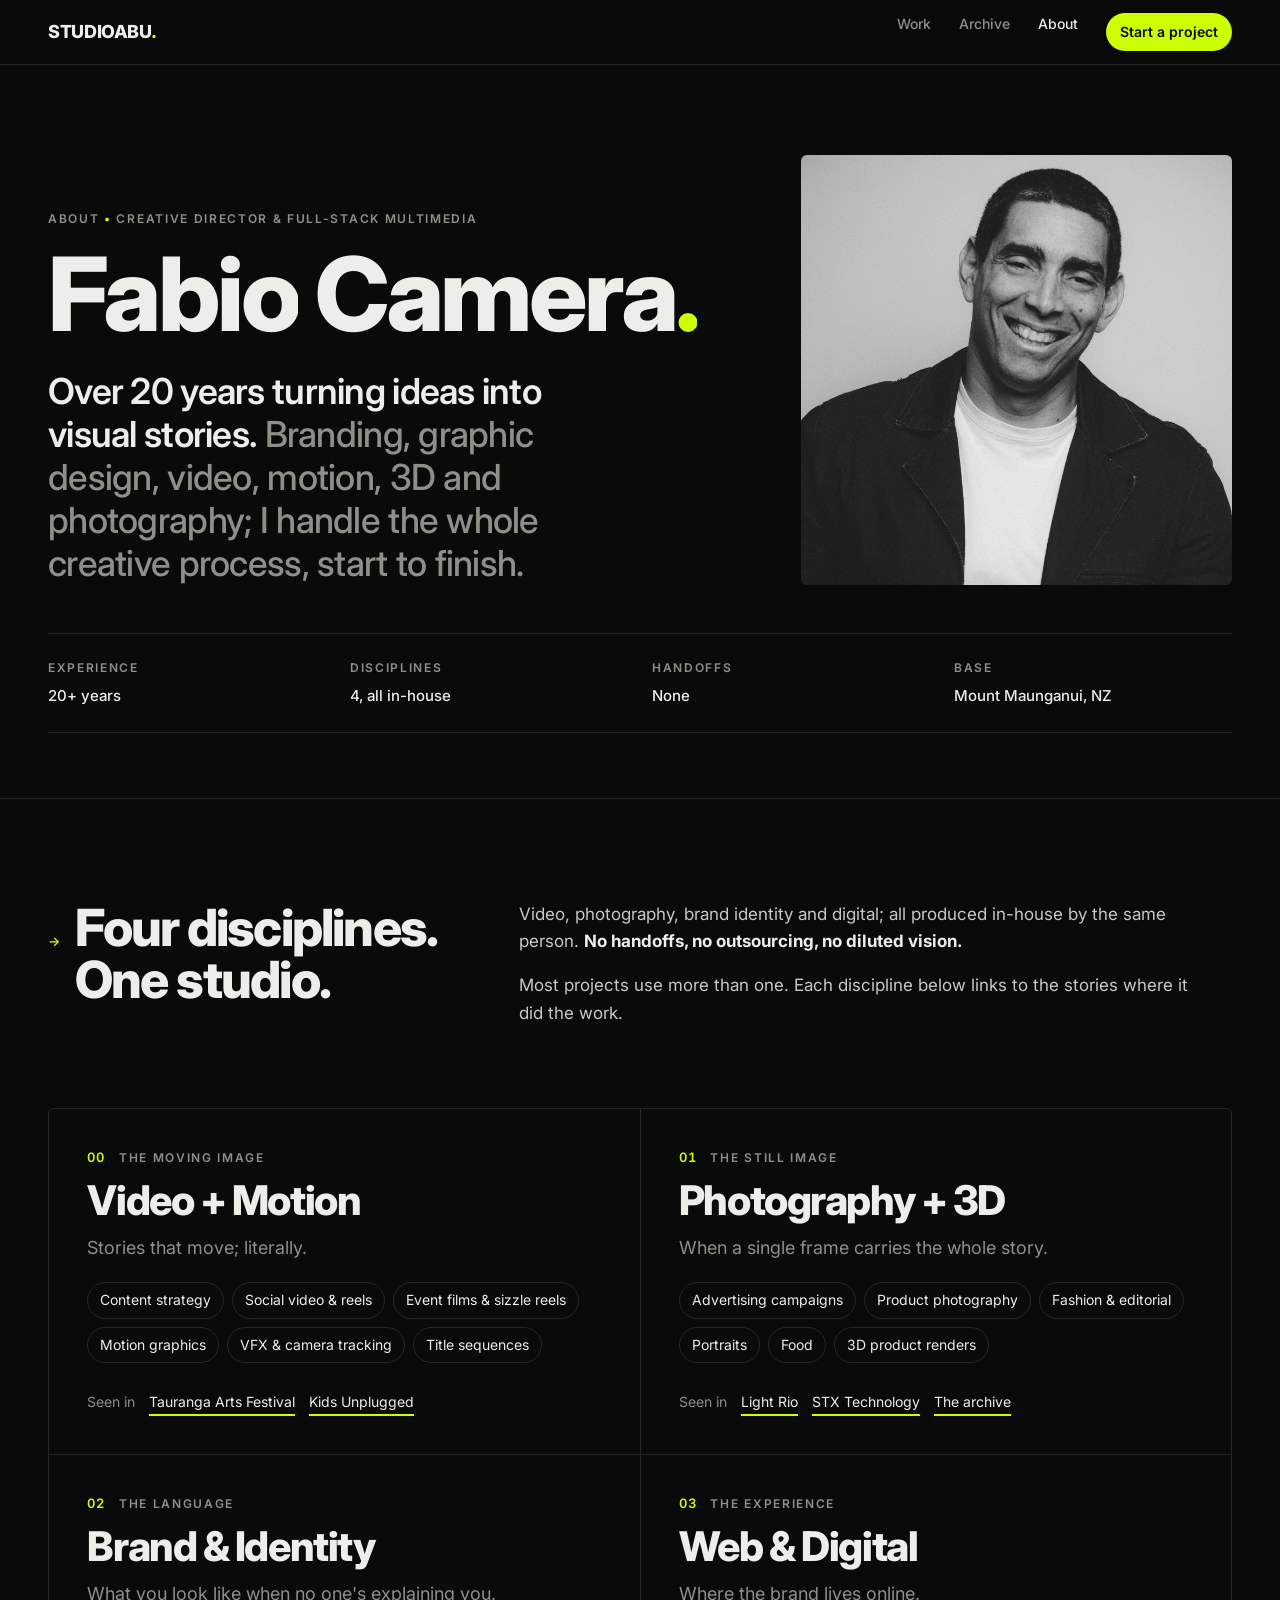
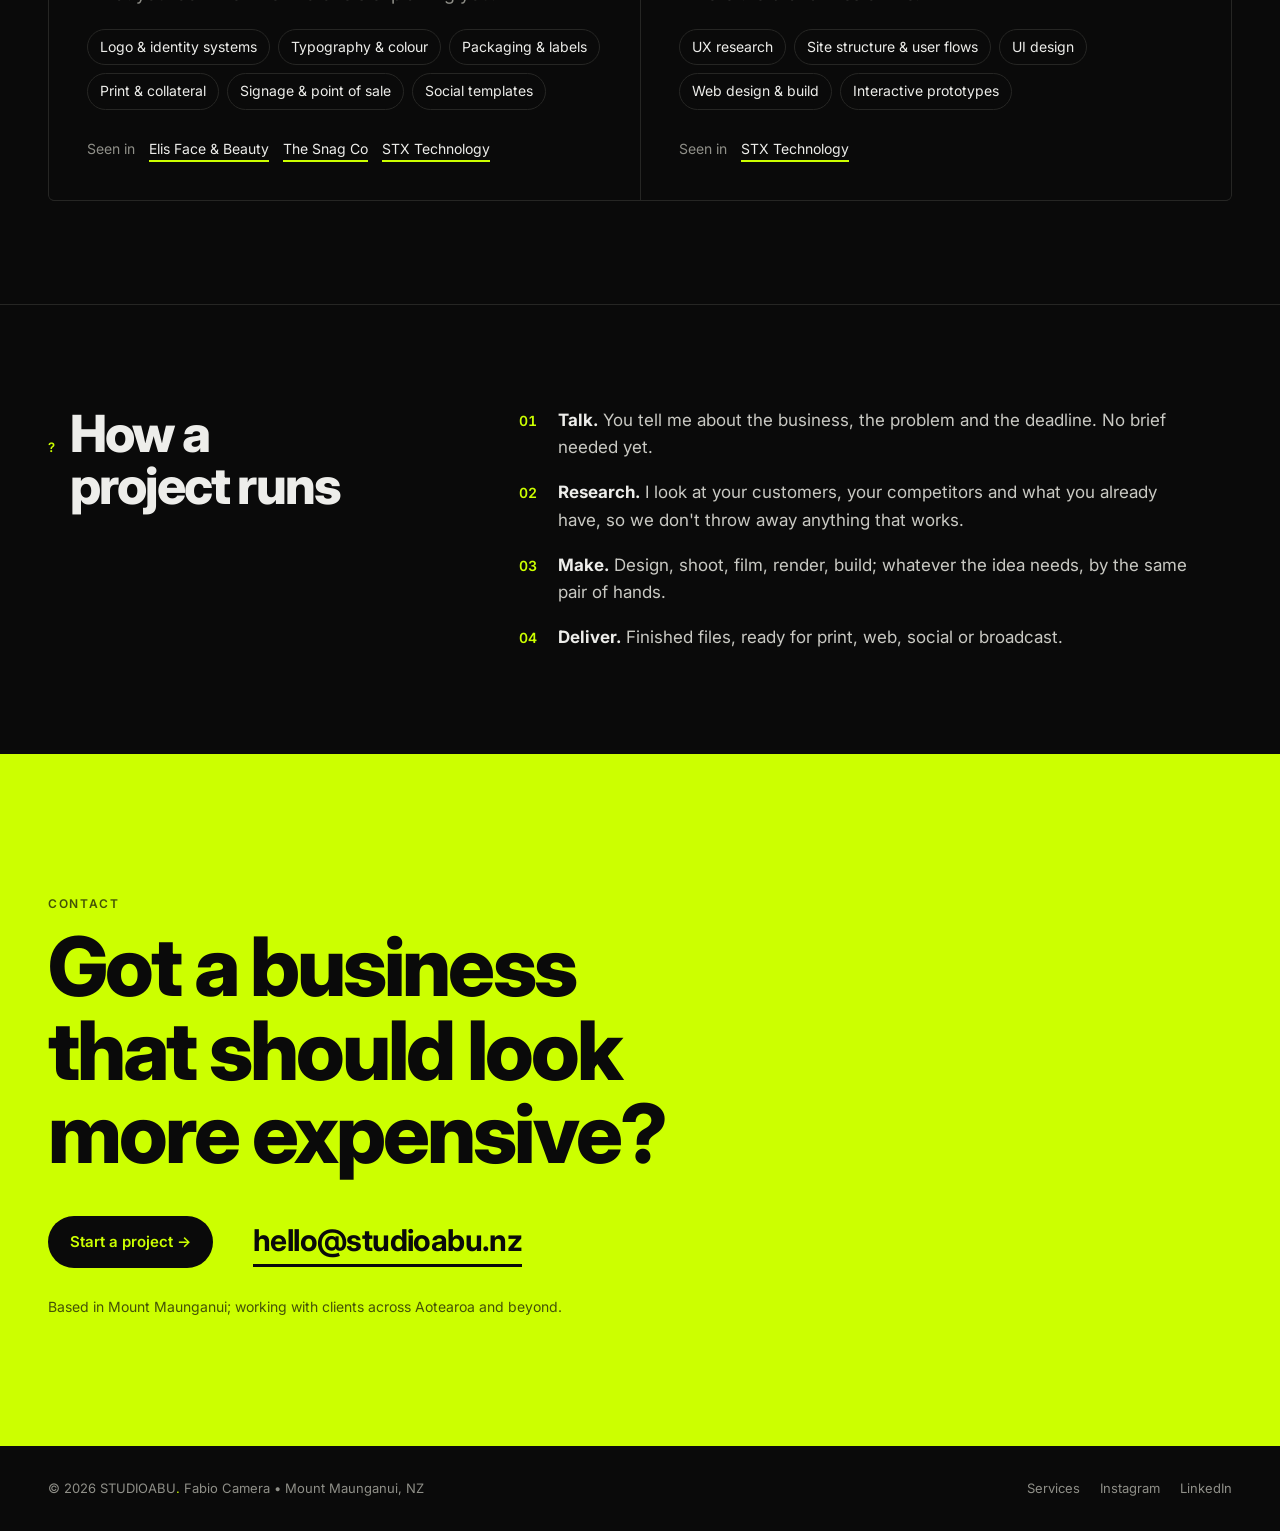
<file: about.html>
<!doctype html>
<html lang="en-NZ"><head><meta charset="utf-8"><meta name="viewport" content="width=device-width,initial-scale=1,viewport-fit=cover">
<title>About & services | STUDIOABU.</title><meta name="description" content="Fabio Camera: creative director with 20+ years in video, photography, 3D, brand identity and web. Four disciplines, one studio."><link rel="canonical" href="https://studioabu.nz/about">
<meta property="og:type" content="website"><meta property="og:title" content="About & services | STUDIOABU."><meta property="og:description" content="Fabio Camera: creative director with 20+ years in video, photography, 3D, brand identity and web. Four disciplines, one studio."><meta property="og:url" content="https://studioabu.nz/about"><meta property="og:image" content="https://raw.githubusercontent.com/FabioCamera/studioabu-media-vault/main/Photography/Advertising_Light_2.webp"><meta name="twitter:card" content="summary_large_image">
<meta name="theme-color" content="#0a0a0a"><link rel="icon" href="assets/favicon.svg" type="image/svg+xml"><link rel="preconnect" href="https://fonts.googleapis.com"><link rel="preconnect" href="https://fonts.gstatic.com" crossorigin><link href="https://fonts.googleapis.com/css2?family=Inter:wght@400;500;600;700;800&display=swap" rel="stylesheet"><link rel="stylesheet" href="assets/style.css"><script async src="https://www.googletagmanager.com/gtag/js?id=G-9YT5MSD13Z"></script><script>window.dataLayer=window.dataLayer||[];function gtag(){dataLayer.push(arguments)}gtag("js",new Date());gtag("config","G-9YT5MSD13Z");</script></head>
<body>
<header class="top"><div class="wrap">
  <a class="logo" href="index.html">STUDIOABU<span class="dot">.</span></a>
  <button class="menu-btn" type="button" aria-expanded="false" aria-controls="nav">Menu</button>
  <nav class="nav" id="nav"><a href="index.html#work">Work</a><a href="archive.html">Archive</a><a href="about.html" aria-current="page">About</a><a class="cta" href="contact.html">Start a project</a></nav>
</div></header>
<main>
<header class="cs-hero wrap about-hero">
  <div class="about-grid">
    <div>
      <p class="eyebrow">About <span class="dot">•</span> Creative Director &amp; full-stack multimedia</p>
      <h1>Fabio Camera<span class="dot">.</span></h1>
      <p class="lede"><b>Over 20 years turning ideas into visual stories.</b> Branding, graphic design, video, motion, 3D and photography; I handle the whole creative process, start to finish.</p>
    </div>
    <figure class="portrait"><img src="assets/img/7RghJTXd9AZfjiyU70hiij.jpg" alt="Portrait of Fabio Camera"></figure>
  </div>
  <dl class="spec">
    <div><dt>Experience</dt><dd>20+ years</dd></div>
    <div><dt>Disciplines</dt><dd>4, all in-house</dd></div>
    <div><dt>Handoffs</dt><dd>None</dd></div>
    <div><dt>Base</dt><dd>Mount Maunganui, NZ</dd></div>
  </dl>
</header>

<section class="act wrap" id="services">
  <div class="act-grid">
    <div class="act-label"><span class="num">→</span><h2>Four disciplines. One studio.</h2></div>
    <div class="copy">
      <p>Video, photography, brand identity and digital; all produced in-house by the same person. <strong>No handoffs, no outsourcing, no diluted vision.</strong></p>
      <p>Most projects use more than one. Each discipline below links to the stories where it did the work.</p>
    </div>
  </div>

  <div class="disciplines">
    <article class="disc">
      <div class="disc-head"><span class="num">00</span><span class="eyebrow">The moving image</span></div>
      <h3>Video + Motion</h3>
      <p class="disc-line">Stories that move; literally.</p>
      <ul class="disc-list"><li>Content strategy</li><li>Social video &amp; reels</li><li>Event films &amp; sizzle reels</li><li>Motion graphics</li><li>VFX &amp; camera tracking</li><li>Title sequences</li></ul>
      <p class="proof">Seen in <a href="taf.html">Tauranga Arts Festival</a> <a href="kids-unplugged.html">Kids Unplugged</a></p>
    </article>
    <article class="disc">
      <div class="disc-head"><span class="num">01</span><span class="eyebrow">The still image</span></div>
      <h3>Photography + 3D</h3>
      <p class="disc-line">When a single frame carries the whole story.</p>
      <ul class="disc-list"><li>Advertising campaigns</li><li>Product photography</li><li>Fashion &amp; editorial</li><li>Portraits</li><li>Food</li><li>3D product renders</li></ul>
      <p class="proof">Seen in <a href="light-rio.html">Light Rio</a> <a href="stx.html">STX Technology</a> <a href="archive.html">The archive</a></p>
    </article>
    <article class="disc">
      <div class="disc-head"><span class="num">02</span><span class="eyebrow">The language</span></div>
      <h3>Brand &amp; Identity</h3>
      <p class="disc-line">What you look like when no one's explaining you.</p>
      <ul class="disc-list"><li>Logo &amp; identity systems</li><li>Typography &amp; colour</li><li>Packaging &amp; labels</li><li>Print &amp; collateral</li><li>Signage &amp; point of sale</li><li>Social templates</li></ul>
      <p class="proof">Seen in <a href="elis.html">Elis Face &amp; Beauty</a> <a href="snag-co.html">The Snag Co</a> <a href="stx.html">STX Technology</a></p>
    </article>
    <article class="disc">
      <div class="disc-head"><span class="num">03</span><span class="eyebrow">The experience</span></div>
      <h3>Web &amp; Digital</h3>
      <p class="disc-line">Where the brand lives online.</p>
      <ul class="disc-list"><li>UX research</li><li>Site structure &amp; user flows</li><li>UI design</li><li>Web design &amp; build</li><li>Interactive prototypes</li></ul>
      <p class="proof">Seen in <a href="stx.html">STX Technology</a></p>
    </article>
  </div>
</section>

<section class="act wrap">
  <div class="act-grid">
    <div class="act-label"><span class="num">?</span><h2>How a project runs</h2></div>
    <div class="copy">
      <ol class="steps">
        <li><b>Talk.</b> You tell me about the business, the problem and the deadline. No brief needed yet.</li>
        <li><b>Research.</b> I look at your customers, your competitors and what you already have, so we don't throw away anything that works.</li>
        <li><b>Make.</b> Design, shoot, film, render, build; whatever the idea needs, by the same pair of hands.</li>
        <li><b>Deliver.</b> Finished files, ready for print, web, social or broadcast.</li>
      </ol>
    </div>
  </div>
</section>

</main>
<section class="contact" id="contact"><div class="wrap">
  <p class="eyebrow" style="color:inherit;opacity:.7">Contact</p>
  <h2>Got a business that should look more expensive?</h2>
  <div class="row"><a class="btn" href="contact.html">Start a project →</a><a class="mail" href="mailto:hello@studioabu.nz">hello@studioabu.nz</a></div>
  <small>Based in Mount Maunganui; working with clients across Aotearoa and beyond.</small>
</div></section><footer><div class="wrap"><span>© 2026 STUDIOABU<span class="dot">.</span> Fabio Camera • Mount Maunganui, NZ</span><nav><a href="about.html#services">Services</a><a href="https://www.instagram.com/fabiocamera_" target="_blank" rel="noopener">Instagram</a><a href="https://www.linkedin.com/in/fabiocamera/" target="_blank" rel="noopener">LinkedIn</a></nav></div></footer>
<script src="assets/main.js" defer></script>
</body></html>
</file>
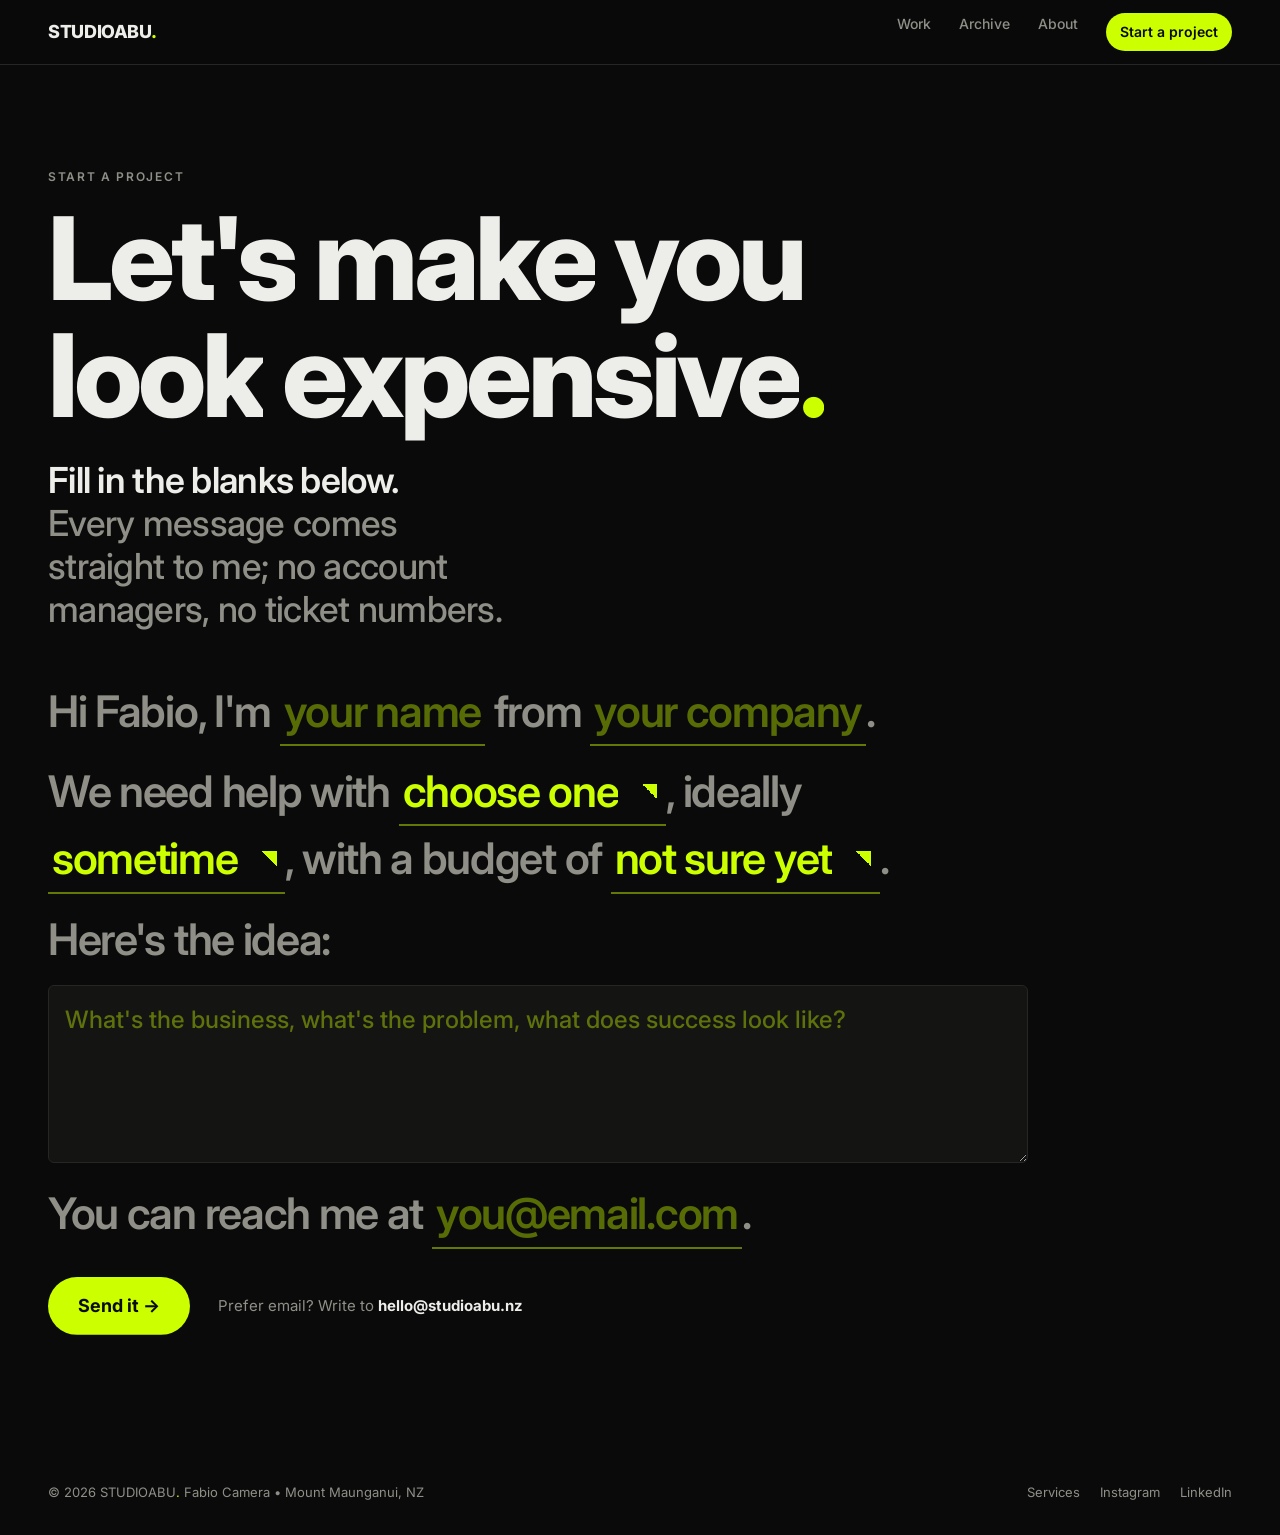
<file: contact.html>
<!doctype html>
<html lang="en-NZ"><head><meta charset="utf-8"><meta name="viewport" content="width=device-width,initial-scale=1,viewport-fit=cover">
<title>Start a project | STUDIOABU.</title><meta name="description" content="Tell me about your project. Video, photography, brand and web from Mount Maunganui, NZ."><link rel="canonical" href="https://studioabu.nz/contact">
<meta property="og:type" content="website"><meta property="og:title" content="Start a project | STUDIOABU."><meta property="og:description" content="Tell me about your project. Video, photography, brand and web from Mount Maunganui, NZ."><meta property="og:url" content="https://studioabu.nz/contact"><meta property="og:image" content="https://raw.githubusercontent.com/FabioCamera/studioabu-media-vault/main/Photography/Advertising_Light_2.webp"><meta name="twitter:card" content="summary_large_image">
<meta name="theme-color" content="#0a0a0a"><link rel="icon" href="assets/favicon.svg" type="image/svg+xml"><link rel="preconnect" href="https://fonts.googleapis.com"><link rel="preconnect" href="https://fonts.gstatic.com" crossorigin><link href="https://fonts.googleapis.com/css2?family=Inter:wght@400;500;600;700;800&display=swap" rel="stylesheet"><link rel="stylesheet" href="assets/style.css"><script async src="https://www.googletagmanager.com/gtag/js?id=G-9YT5MSD13Z"></script><script>window.dataLayer=window.dataLayer||[];function gtag(){dataLayer.push(arguments)}gtag("js",new Date());gtag("config","G-9YT5MSD13Z");</script></head>
<body>
<header class="top"><div class="wrap">
  <a class="logo" href="index.html">STUDIOABU<span class="dot">.</span></a>
  <button class="menu-btn" type="button" aria-expanded="false" aria-controls="nav">Menu</button>
  <nav class="nav" id="nav"><a href="index.html#work">Work</a><a href="archive.html">Archive</a><a href="about.html">About</a><a class="cta" href="contact.html">Start a project</a></nav>
</div></header>
<main>
<header class="cs-hero wrap">
  <p class="eyebrow">Start a project</p>
  <h1>Let's make you look expensive<span class="dot">.</span></h1>
  <p class="lede"><b>Fill in the blanks below.</b> Every message comes straight to me; no account managers, no ticket numbers.</p>
</header>

<section class="wrap form-wrap">
  <form class="madlib" id="project-form" novalidate>
    <input type="hidden" name="access_key" value="fbe9b1aa-84bd-4a57-a18e-6a96817a4ae4">
    <input type="hidden" name="subject" value="New project enquiry from studioabu.nz">
    <input type="hidden" name="from_name" value="studioabu.nz">
    <input type="checkbox" name="botcheck" class="hp" tabindex="-1" autocomplete="off" aria-hidden="true">

    <p class="ml">Hi Fabio, I'm
      <label class="blank"><span class="sr">Your name</span><input name="name" required placeholder="your name" autocomplete="name"></label>
      from
      <label class="blank"><span class="sr">Company</span><input name="company" placeholder="your company" autocomplete="organization"></label>.
    </p>
    <p class="ml">We need help with
      <label class="blank sel"><span class="sr">Discipline</span><select name="discipline" required>
        <option value="">choose one</option>
        <option>video &amp; motion</option>
        <option>photography &amp; 3D</option>
        <option>brand &amp; identity</option>
        <option>web &amp; digital</option>
        <option>a bit of everything</option>
        <option>not sure yet</option>
      </select></label>,
      ideally
      <label class="blank sel"><span class="sr">Timing</span><select name="timing">
        <option value="">sometime</option>
        <option>as soon as possible</option>
        <option>within a month</option>
        <option>in the next 3 months</option>
        <option>later this year</option>
      </select></label>,
      with a budget of
      <label class="blank sel"><span class="sr">Budget</span><select name="budget">
        <option value="">not sure yet</option>
        <option>under $2,000</option>
        <option>$2,000 to $5,000</option>
        <option>$5,000 to $10,000</option>
        <option>$10,000+</option>
      </select></label>.
    </p>
    <p class="ml">Here's the idea:</p>
    <label class="blank area"><span class="sr">Your message</span><textarea name="message" rows="4" required placeholder="What's the business, what's the problem, what does success look like?"></textarea></label>
    <p class="ml">You can reach me at
      <label class="blank"><span class="sr">Email</span><input type="email" name="email" required placeholder="you@email.com" autocomplete="email"></label>.
    </p>

    <div class="form-foot">
      <button type="submit" class="btn-big">Send it →</button>
      <p class="form-note" id="form-status" role="status" aria-live="polite">Prefer email? Write to <b class="sel-text">hello@studioabu.nz</b></p>
    </div>
  </form>
</section>

</main>
<footer><div class="wrap"><span>© 2026 STUDIOABU<span class="dot">.</span> Fabio Camera • Mount Maunganui, NZ</span><nav><a href="about.html#services">Services</a><a href="https://www.instagram.com/fabiocamera_" target="_blank" rel="noopener">Instagram</a><a href="https://www.linkedin.com/in/fabiocamera/" target="_blank" rel="noopener">LinkedIn</a></nav></div></footer>
<script src="assets/main.js" defer></script>
</body></html>
</file>
<file: assets/style.css>
:root{
  --bg:#0a0a0a; --bg-2:#141413; --plate:#ecebe7; --fg:#ededea; --muted:#8f8f88; --line:#262624;
  --accent:#ccff00; --accent-ink:#0a0a0a;
  --gutter:clamp(16px,4vw,48px); --max:1320px;
  color-scheme:dark;
}
*{box-sizing:border-box}
html{scroll-behavior:smooth}
body{margin:0;background:var(--bg);color:var(--fg);font-family:Inter,system-ui,-apple-system,"Segoe UI",Roboto,sans-serif;font-size:17px;line-height:1.6;-webkit-font-smoothing:antialiased}
img{display:block;max-width:100%;height:auto}
a{color:inherit}
::selection{background:var(--accent);color:var(--accent-ink)}
.wrap{max-width:var(--max);margin-inline:auto;padding-inline:var(--gutter)}
.eyebrow{font-size:12px;font-weight:600;letter-spacing:.14em;text-transform:uppercase;color:var(--muted)}
.dot{color:var(--accent)}
h1,h2,h3{margin:0;font-weight:800;letter-spacing:-.035em;line-height:1.02;text-wrap:balance}

/* header */
.top{position:sticky;top:env(safe-area-inset-top,0px);z-index:20;background:color-mix(in srgb,var(--bg) 82%,transparent);backdrop-filter:blur(12px);-webkit-backdrop-filter:blur(12px);border-bottom:1px solid var(--line)}
.top .wrap{display:flex;align-items:center;justify-content:space-between;gap:16px;height:64px}
.logo{font-weight:800;letter-spacing:-.02em;font-size:18px;text-decoration:none}
.nav{display:flex;gap:28px;font-size:14px;font-weight:500}
.nav a{text-decoration:none;color:var(--muted);transition:color .2s}
.nav a:hover,.nav a[aria-current]{color:var(--fg)}
.nav .cta{color:var(--accent-ink);background:var(--accent);padding:8px 14px;border-radius:99px;font-weight:600}
.nav .cta:hover{color:var(--accent-ink)}
.menu-btn{display:none;background:none;border:1px solid var(--line);color:var(--fg);font:600 13px/1 Inter,system-ui,sans-serif;padding:10px 14px;border-radius:99px;cursor:pointer}
@media (max-width:820px){
  .menu-btn{display:block}
  .nav{display:none;position:fixed;inset:64px 0 auto 0;flex-direction:column;gap:0;background:var(--bg);border-bottom:1px solid var(--line);padding:8px var(--gutter) 24px}
  .nav.open{display:flex}
  .nav a{font-size:28px;font-weight:700;letter-spacing:-.02em;color:var(--fg);padding:10px 0}
  .nav .cta{align-self:flex-start;margin-top:12px;font-size:16px;padding:12px 18px}
}

/* home intro */
.intro{padding-block:clamp(56px,10vw,128px) clamp(40px,7vw,88px)}
.intro h1{font-size:clamp(40px,7.4vw,104px);max-width:14ch}
.intro h1 em{font-style:normal;color:var(--accent)}
.intro-meta{display:flex;flex-wrap:wrap;gap:12px 32px;margin-top:36px;color:var(--muted);font-size:15px}
.intro-meta b{color:var(--fg);font-weight:600}

/* chapters */
.chapter{border-top:1px solid var(--line);padding-block:clamp(32px,5vw,56px)}
.chapter-head{display:grid;grid-template-columns:auto 1fr auto;gap:8px 24px;align-items:baseline;margin-bottom:20px}
.num{font-size:13px;font-weight:600;color:var(--accent);font-variant-numeric:tabular-nums;letter-spacing:.06em}
.client{font-size:13px;font-weight:600;letter-spacing:.14em;text-transform:uppercase}
.kind{font-size:13px;color:var(--muted);text-align:right}
.chapter h2{font-size:clamp(30px,4.6vw,64px);max-width:18ch;margin-bottom:28px}
.chapter h2 a{text-decoration:none}
.frame{display:block;position:relative;overflow:hidden;border-radius:6px;background:var(--bg-2);aspect-ratio:16/9;max-width:100%}
.frame img{width:100%;height:100%;object-fit:cover;transition:transform .7s cubic-bezier(.16,1,.3,1)}
.frame.plate{background:var(--plate)}
.frame.plate img{object-fit:contain;padding:4%;mix-blend-mode:multiply}
.chapter-foot{display:flex;flex-wrap:wrap;justify-content:space-between;gap:12px 24px;margin-top:18px;font-size:15px;color:var(--muted)}
.chapter-foot p{margin:0;max-width:60ch}
.read{display:inline-block;font-weight:600;color:var(--fg);text-decoration:none;white-space:nowrap;border-bottom:2px solid var(--accent);padding-bottom:2px}
.read.soon{border-color:var(--line);color:var(--muted)}
@media (max-width:620px){.chapter-head{grid-template-columns:auto 1fr}.kind{grid-column:1/-1;text-align:left}.frame{aspect-ratio:4/3}}

/* index */
.index{padding-block:clamp(56px,8vw,96px)}
.index h3{font-size:13px;font-weight:600;letter-spacing:.14em;text-transform:uppercase;color:var(--muted);margin-bottom:16px}
.index ol{list-style:none;margin:0;padding:0;border-top:1px solid var(--line)}
.index li a{display:grid;grid-template-columns:3ch 1fr auto;gap:16px;align-items:baseline;padding:16px 0;border-bottom:1px solid var(--line);text-decoration:none;transition:padding .25s,color .25s}
.index li a:hover{padding-left:10px;color:var(--accent)}
.index .n{font-size:13px;color:var(--muted);font-variant-numeric:tabular-nums}
.index .t{font-size:clamp(20px,2.6vw,32px);font-weight:700;letter-spacing:-.02em}
.index .d{font-size:14px;color:var(--muted);text-align:right}
@media (max-width:620px){.index .d{display:none}}

/* archive strip */
.strip{display:grid;grid-template-columns:1.2fr 1fr 1fr;gap:12px;margin-top:20px}
.strip .frame{aspect-ratio:4/5}
.strip-head{display:flex;justify-content:space-between;align-items:baseline;gap:16px;flex-wrap:wrap}
.strip-head p{margin:0;color:var(--muted);max-width:52ch}
@media (max-width:620px){.strip{grid-template-columns:1fr 1fr}.strip .frame:first-child{grid-column:1/-1;aspect-ratio:16/10}}

/* contact */
.contact{background:var(--accent);color:var(--accent-ink);padding-block:clamp(64px,10vw,128px)}
.contact h2{font-size:clamp(36px,6.4vw,92px);max-width:15ch}
.contact .row{display:flex;flex-wrap:wrap;gap:16px 40px;margin-top:40px;align-items:center}
.contact .mail{font-size:clamp(20px,2.6vw,30px);font-weight:700;letter-spacing:-.02em;text-decoration:none;border-bottom:3px solid var(--accent-ink)}
.btn{display:inline-block;background:var(--accent-ink);color:var(--accent);padding:14px 22px;border-radius:99px;font-weight:600;text-decoration:none;font-size:15px}
.contact small{display:block;margin-top:28px;font-size:14px;opacity:.7}

footer{padding-block:32px;font-size:13px;color:var(--muted)}
footer .wrap{display:flex;flex-wrap:wrap;justify-content:space-between;gap:12px 24px}
footer nav{display:flex;gap:20px}
footer a{text-decoration:none}
footer a:hover{color:var(--fg)}

/* case study */
.cs-hero{padding-block:clamp(40px,7vw,96px) clamp(28px,4vw,48px)}
.back{font-size:14px;color:var(--muted);text-decoration:none;display:inline-block;margin-bottom:40px}
.back:hover{color:var(--fg)}
.cs-hero h1{font-size:clamp(48px,9vw,140px);margin-top:14px}
.lede{font-size:clamp(22px,2.8vw,36px);font-weight:500;letter-spacing:-.02em;line-height:1.2;max-width:24ch;margin:24px 0 0;color:var(--muted);text-wrap:balance}
.lede b{color:var(--fg);font-weight:600}
.spec{display:grid;grid-template-columns:repeat(4,minmax(0,1fr));gap:24px;border-top:1px solid var(--line);border-bottom:1px solid var(--line);padding-block:24px;margin-top:clamp(28px,4vw,48px)}
.spec dt{font-size:12px;font-weight:600;letter-spacing:.14em;text-transform:uppercase;color:var(--muted);margin-bottom:6px}
.spec dd{margin:0;font-size:15px;font-weight:500}
@media (max-width:820px){.spec{grid-template-columns:1fr 1fr}}
.act{padding-block:clamp(56px,8vw,112px);border-top:1px solid var(--line)}
.act-grid{display:grid;grid-template-columns:minmax(0,4fr) minmax(0,7fr);gap:24px clamp(24px,5vw,80px)}
.act-label{display:flex;gap:14px;align-items:baseline}
.act h2{font-size:clamp(30px,4vw,56px)}
.act .copy{max-width:62ch;color:#c9c9c3}
.act .copy p{margin:0 0 1em}
.act .copy strong{color:var(--fg)}
@media (max-width:820px){.act-grid{grid-template-columns:1fr}}
.media{margin-top:clamp(28px,4vw,56px);display:grid;gap:12px}
.media.two{grid-template-columns:1fr 1fr}
.media.three{grid-template-columns:repeat(3,1fr)}
@media (max-width:620px){.media.two,.media.three{grid-template-columns:1fr}.media.phones{grid-template-columns:repeat(3,1fr)}}
figure{margin:0}
figcaption{display:flex;justify-content:space-between;gap:12px;font-size:13px;color:var(--muted);padding-top:10px}
figcaption b{color:var(--fg);font-weight:600;font-variant-numeric:tabular-nums}
.plate-img{background:var(--plate);border-radius:6px;overflow:hidden}
.plate-img img{width:100%;aspect-ratio:4/3;object-fit:contain;padding:6%;mix-blend-mode:multiply}
.full img{border-radius:6px;width:100%}
.ba{display:grid;gap:12px}
.ba .plate-img img{aspect-ratio:auto;padding:4%}
.tag{display:inline-block;font-size:11px;font-weight:700;letter-spacing:.14em;text-transform:uppercase;padding:4px 8px;border-radius:4px;background:var(--bg-2);color:var(--muted)}
.tag.on{background:var(--accent);color:var(--accent-ink)}
.pull{font-size:clamp(26px,3.6vw,48px);font-weight:700;letter-spacing:-.03em;line-height:1.1;max-width:22ch;margin:clamp(40px,6vw,72px) 0 0;text-wrap:balance}
.pull span{color:var(--accent)}
.linkout{display:inline-flex;gap:10px;align-items:center;margin-top:8px;font-weight:600;text-decoration:none;border:1px solid var(--line);padding:12px 18px;border-radius:99px;font-size:15px}
.linkout:hover{border-color:var(--accent);color:var(--accent)}
.did{display:flex;flex-wrap:wrap;gap:10px;margin-top:8px;padding:0;list-style:none}
.did li{border:1px solid var(--line);border-radius:99px;padding:10px 16px;font-size:15px;font-weight:500}
.next{display:block;text-decoration:none;border-top:1px solid var(--line);padding-block:clamp(56px,8vw,96px)}
.next .eyebrow{margin-bottom:14px}
.next h2{font-size:clamp(40px,7vw,104px);transition:color .25s}
.next:hover h2{color:var(--accent)}
.next .frame{margin-top:28px;aspect-ratio:21/9}
@media (max-width:620px){.next .frame{aspect-ratio:16/10}}

/* ---- v2 additions ---- */
.yt{position:relative;display:block;overflow:hidden;border-radius:6px;background:var(--bg-2);aspect-ratio:16/9;text-decoration:none}
.yt img,.yt iframe{position:absolute;inset:0;width:100%;height:100%;object-fit:cover;border:0}
.yt .play{position:absolute;left:16px;bottom:16px;background:var(--accent);color:var(--accent-ink);font-weight:700;font-size:14px;padding:10px 16px;border-radius:99px;transition:transform .2s}
.yt:hover .play{transform:scale(1.05)}
.eps .yt .play{padding:8px 12px;font-size:12px;left:10px;bottom:10px}
.stats{display:grid;grid-template-columns:repeat(4,minmax(0,1fr));gap:1px;background:var(--line);border:1px solid var(--line);border-radius:6px;overflow:hidden;margin-top:clamp(28px,4vw,56px)}
.stat{background:var(--bg);padding:clamp(18px,2.4vw,28px);display:flex;flex-direction:column;gap:8px;min-width:0}
.stat b{font-size:clamp(28px,3.4vw,44px);font-weight:800;letter-spacing:-.04em;line-height:1;font-variant-numeric:tabular-nums}
.stat.big,.stat.wide{grid-column:span 2}
.stat.big b{font-size:clamp(48px,7vw,104px);color:var(--accent)}
.stat span{font-size:14px;color:var(--muted);line-height:1.4}
@media (max-width:820px){.stats{grid-template-columns:1fr 1fr}.stat.big{grid-column:span 2}}
.reels{grid-template-columns:repeat(4,minmax(0,1fr))}
.reels video{width:100%;aspect-ratio:9/16;object-fit:cover;border-radius:6px;background:var(--bg-2);display:block}
.posts{grid-template-columns:repeat(4,minmax(0,1fr))}
.posts img{border-radius:6px;width:100%}
@media (max-width:820px){.reels,.posts{grid-template-columns:1fr 1fr}}
.media.narrow{max-width:420px}
.full figcaption a{color:var(--fg)}

/* about */
.about-grid{display:grid;grid-template-columns:minmax(0,1.6fr) minmax(0,1fr);gap:clamp(24px,5vw,72px);align-items:end}
.about-hero h1{font-size:clamp(48px,8vw,120px)}
.portrait{margin:0}
.portrait img{width:100%;aspect-ratio:1;object-fit:cover;border-radius:6px;filter:grayscale(1) contrast(1.05)}
@media (max-width:820px){.about-grid{grid-template-columns:1fr}.portrait{max-width:320px}}
.disciplines{display:grid;grid-template-columns:repeat(2,minmax(0,1fr));gap:1px;background:var(--line);border:1px solid var(--line);border-radius:6px;overflow:hidden;margin-top:clamp(32px,5vw,64px)}
.disc{background:var(--bg);padding:clamp(22px,3vw,40px);display:flex;flex-direction:column;gap:12px;min-width:0}
.disc-head{display:flex;gap:14px;align-items:baseline}
.disc h3{font-size:clamp(28px,3.2vw,44px)}
.disc-line{margin:0;color:var(--muted);font-size:18px}
.disc-list{list-style:none;margin:8px 0 0;padding:0;display:flex;flex-wrap:wrap;gap:8px}
.disc-list li{font-size:14px;border:1px solid var(--line);border-radius:99px;padding:6px 12px}
.proof{margin:auto 0 0;padding-top:16px;font-size:14px;color:var(--muted);display:flex;flex-wrap:wrap;gap:6px 14px}
.proof a{color:var(--fg);text-decoration:none;border-bottom:2px solid var(--accent)}
@media (max-width:820px){.disciplines{grid-template-columns:1fr}}
.steps{margin:0;padding:0;list-style:none;counter-reset:s;display:grid;gap:18px}
.steps li{counter-increment:s;position:relative;padding-left:3.5ch}
.steps li::before{content:"0" counter(s);position:absolute;left:0;top:3px;color:var(--accent);font-weight:600;font-size:14px;font-variant-numeric:tabular-nums}
.steps b{color:var(--fg)}

/* archive */
.filters{display:flex;flex-wrap:wrap;gap:8px;margin-top:28px}
.filters button{background:none;border:1px solid var(--line);color:var(--muted);font:600 13px/1 Inter,system-ui,sans-serif;padding:10px 16px;border-radius:99px;cursor:pointer;letter-spacing:.02em}
.filters button[aria-pressed="true"]{background:var(--accent);border-color:var(--accent);color:var(--accent-ink)}
.masonry{columns:3 280px;column-gap:12px;padding-block:28px clamp(56px,8vw,96px)}
.tile{break-inside:avoid;margin:0 0 12px;position:relative;cursor:zoom-in;border-radius:6px;overflow:hidden;background:var(--bg-2)}
.tile img{width:100%;transition:transform .8s cubic-bezier(.2,.7,.2,1)}
.tile:hover img{transform:scale(1.03)}
.tile figcaption{position:absolute;left:0;right:0;bottom:0;padding:28px 12px 10px;background:linear-gradient(transparent,rgba(0,0,0,.75));color:#fff;font-size:13px;opacity:0;transition:opacity .25s}
.tile:hover figcaption,.tile:focus-within figcaption{opacity:1}
.tile figcaption span{color:#cfcfc8}
@media (hover:none){.tile figcaption{opacity:1}}
.lightbox{border:0;padding:0;background:transparent;max-width:min(94vw,1400px);max-height:94vh}
.lightbox::backdrop{background:rgba(5,5,5,.94)}
.lightbox img{max-width:min(94vw,1400px);max-height:86vh;width:auto;margin:auto;border-radius:4px}
.lightbox p{color:#ededea;text-align:center;font-size:14px;margin:10px 0 0}
.lightbox button{position:fixed;top:16px;right:16px;background:var(--accent);color:var(--accent-ink);border:0;border-radius:99px;font:700 14px/1 Inter,system-ui,sans-serif;padding:12px 16px;cursor:pointer}

/* contact form */
.form-wrap{padding-block:0 clamp(64px,9vw,120px)}
.madlib{max-width:980px}
.ml{font-size:clamp(24px,3.4vw,44px);font-weight:600;letter-spacing:-.03em;line-height:1.5;margin:0 0 .3em;color:var(--muted)}
.blank{display:inline-block;position:relative;vertical-align:baseline}
.blank input,.blank select{font:inherit;letter-spacing:inherit;color:var(--accent);background:transparent;border:0;border-bottom:2px solid color-mix(in srgb,var(--accent) 45%,transparent);padding:0 4px;outline:none;max-width:100%;width:auto;field-sizing:content;min-width:6ch}
.blank select{appearance:none;-webkit-appearance:none;cursor:pointer;padding-right:1.1em;background:linear-gradient(45deg,transparent 50%,var(--accent) 50%) right .2em center/.35em .35em no-repeat}
.blank select option{background:var(--bg);color:var(--fg);font-size:16px}
.blank input:focus,.blank select:focus,.blank textarea:focus{border-color:var(--accent)}
.blank input::placeholder,.blank textarea::placeholder{color:color-mix(in srgb,var(--accent) 40%,transparent)}
.blank.area{display:block;margin:4px 0 .6em}
.blank textarea{width:100%;font:500 clamp(18px,2vw,24px)/1.5 Inter,system-ui,sans-serif;color:var(--fg);background:var(--bg-2);border:1px solid var(--line);border-radius:6px;padding:16px;outline:none;resize:vertical}
.blank [aria-invalid="true"]{border-color:#ff6b5a}
.sr{position:absolute;width:1px;height:1px;overflow:hidden;clip:rect(0 0 0 0);white-space:nowrap}
.hp{position:absolute;left:-9999px}
.form-foot{display:flex;flex-wrap:wrap;align-items:center;gap:16px 28px;margin-top:28px}
.btn-big{background:var(--accent);color:var(--accent-ink);border:0;border-radius:99px;font:700 18px/1 Inter,system-ui,sans-serif;padding:20px 30px;cursor:pointer;transition:transform .2s}
.btn-big:hover{transform:translateY(-2px)}
.btn-big[disabled]{opacity:.5;cursor:wait}
.form-note{margin:0;color:var(--muted);font-size:15px}
.form-note b{color:var(--fg);user-select:all}
.form-note.ok{color:var(--accent)}
.form-note.err{color:#ff8a7a}
@media (max-width:620px){.blank input{min-width:8ch;max-width:100%}}
@media (max-width:620px){.masonry{columns:2;column-gap:8px}.tile{margin-bottom:8px}}

/* ---- motion ---- */
html,body{overflow-x:clip}
:root{--ease:cubic-bezier(.16,1,.3,1)}
.cs-hero.has-bg,.intro{position:relative;isolation:isolate}
.hero-bg{position:absolute;z-index:-1;top:-64px;bottom:0;left:50%;width:100vw;transform:translateX(-50%);overflow:hidden;pointer-events:none}
.hero-bg img{width:100%;height:100%;object-fit:cover;opacity:.2;filter:grayscale(.35) contrast(1.1)}
.hero-bg::after{content:"";position:absolute;inset:0;background:linear-gradient(180deg,color-mix(in srgb,var(--bg) 30%,transparent) 0%,var(--bg) 100%)}
.scroll-cue{display:flex;flex-direction:column;align-items:flex-start;gap:10px;margin-top:clamp(32px,5vw,56px);font-size:11px;font-weight:600;letter-spacing:.22em;text-transform:uppercase;color:var(--muted)}
.scroll-cue i{position:relative;display:block;width:1px;height:48px;background:var(--line);overflow:hidden}
.scroll-cue i::after{content:"";position:absolute;left:0;top:-50%;width:1px;height:50%;background:var(--accent);animation:cue 1.8s var(--ease) infinite}
@keyframes cue{0%{top:-50%}100%{top:100%}}
/* word rise */
.sw{display:inline-block;overflow:hidden;vertical-align:top;padding-bottom:.1em;margin-bottom:-.1em}
.sw>span{display:inline-block}
html.motion .sw>span{transform:translateY(110%);transition:transform 1.1s var(--ease)}
html.motion .is-in .sw>span{transform:none}
html.motion .fade-up{opacity:0;transform:translateY(24px);transition:opacity 1s var(--ease),transform 1s var(--ease)}
html.motion .is-in .fade-up{opacity:1;transform:none}
html.motion .hero-bg img{transform:scale(1.15);transition:transform 2.6s var(--ease),opacity 2s ease}
html.motion .is-in .hero-bg img{transform:scale(1)}
html.motion .top{transform:translateY(-100%);transition:transform .9s var(--ease)}
html.motion.ready .top{transform:none}
/* scroll reveal */
html.motion .reveal{opacity:0;transform:translateY(48px);transition:opacity 1.1s var(--ease),transform 1.1s var(--ease)}
html.motion .reveal.in{opacity:1;transform:none}
html.motion .reveal-img{clip-path:inset(14% 8% 14% 8% round 6px);transition:clip-path 1.4s var(--ease)}
html.motion .reveal-img.in{clip-path:inset(0 0 0 0 round 6px)}
.frame img{transform:translate3d(0,var(--py,0px),0) scale(var(--ps,1.08))}
.frame.plate img{--ps:1}
.chapter:hover .frame img,.next:hover .frame img,.strip .frame:hover img{--ps:1.12}
.frame.plate:hover img{--ps:1.04}
/* cursor */
.cursor{position:fixed;left:0;top:0;z-index:100;width:14px;height:14px;margin:-7px 0 0 -7px;border-radius:50%;background:var(--accent);pointer-events:none;mix-blend-mode:difference;display:grid;place-items:center;transition:width .35s var(--ease),height .35s var(--ease),margin .35s var(--ease),opacity .3s;opacity:0}
.cursor.on{opacity:1}
.cursor.link{width:44px;height:44px;margin:-22px 0 0 -22px}
.cursor.view{width:88px;height:88px;margin:-44px 0 0 -44px;mix-blend-mode:normal}
.cursor.down{transform-origin:center;filter:brightness(.85)}
.cursor b{font:700 11px/1 Inter,system-ui,sans-serif;letter-spacing:.14em;text-transform:uppercase;color:var(--accent-ink);opacity:0;transition:opacity .2s}
.cursor.view b{opacity:1}
@media (hover:hover) and (pointer:fine){html.has-cursor,html.has-cursor a,html.has-cursor button,html.has-cursor .tile,html.has-cursor label{cursor:none}}
@media (prefers-reduced-motion:reduce){.scroll-cue i::after{animation:none}}
</file>
